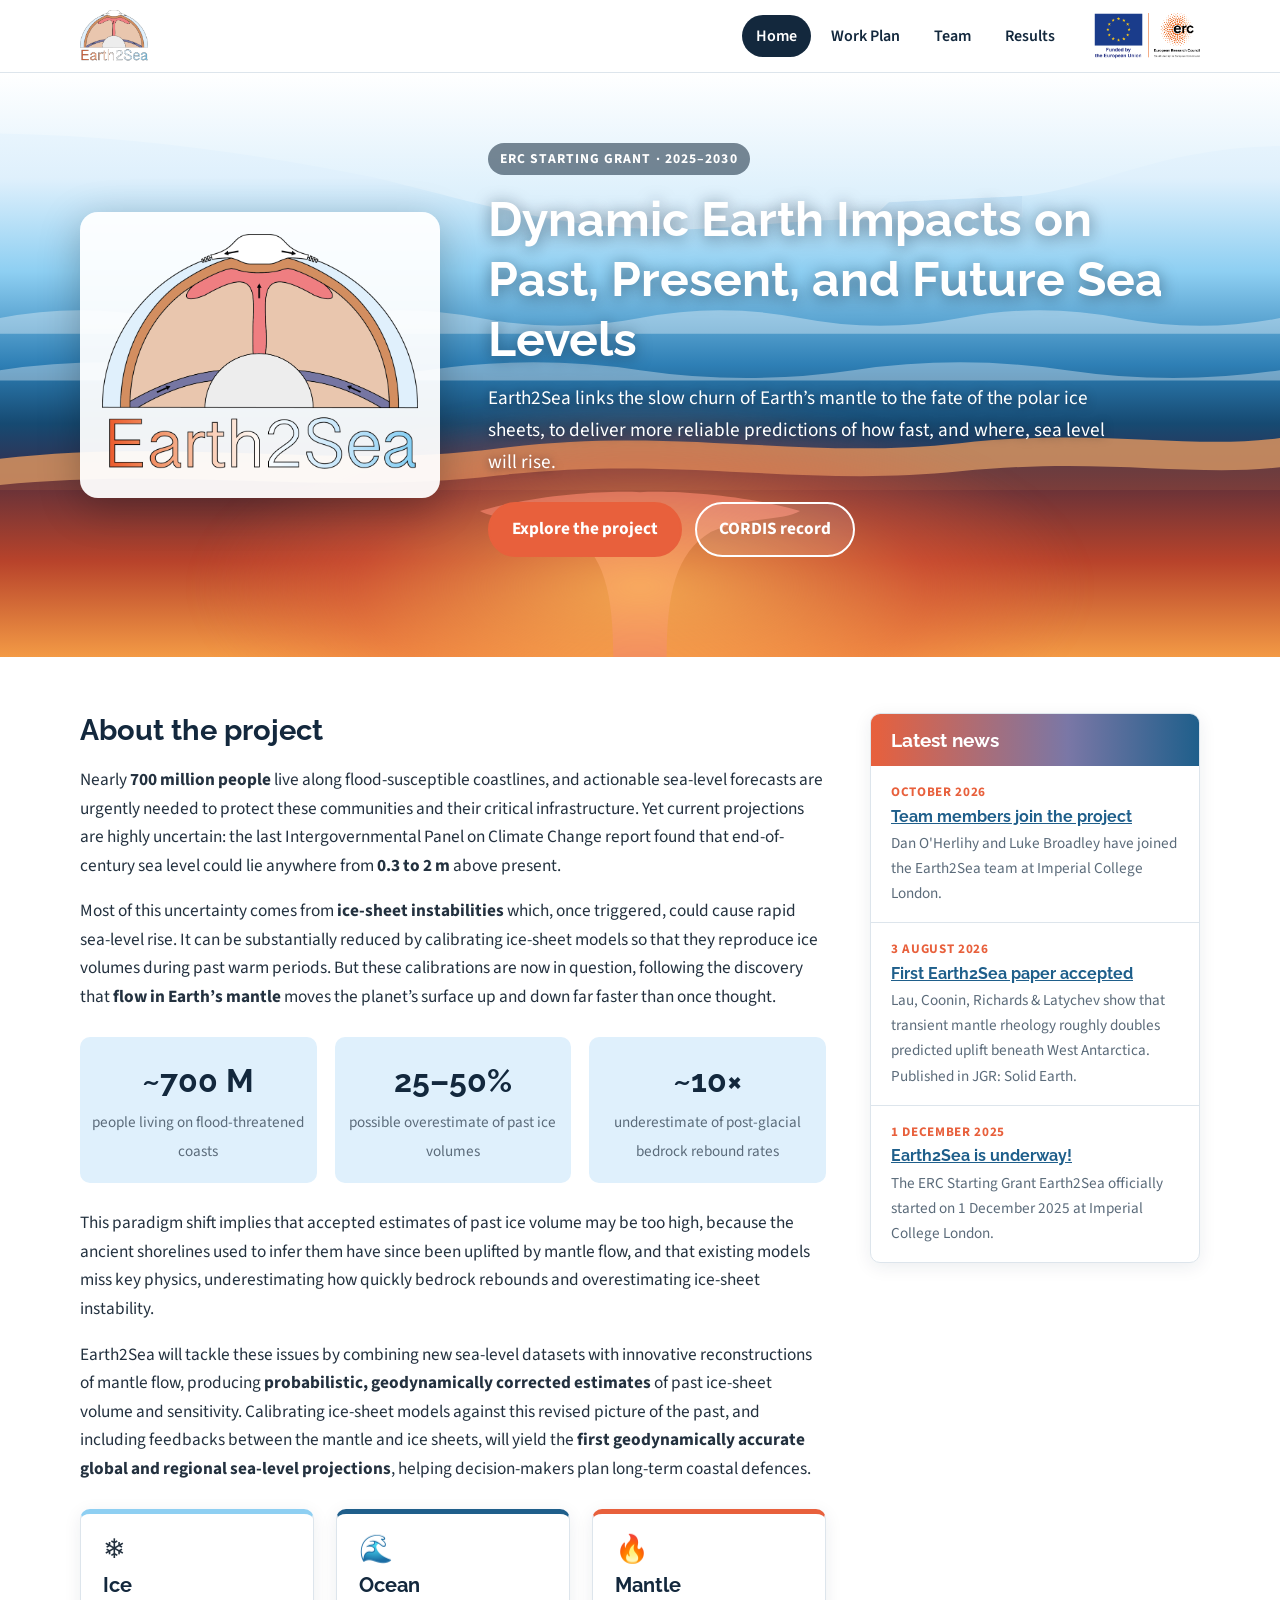
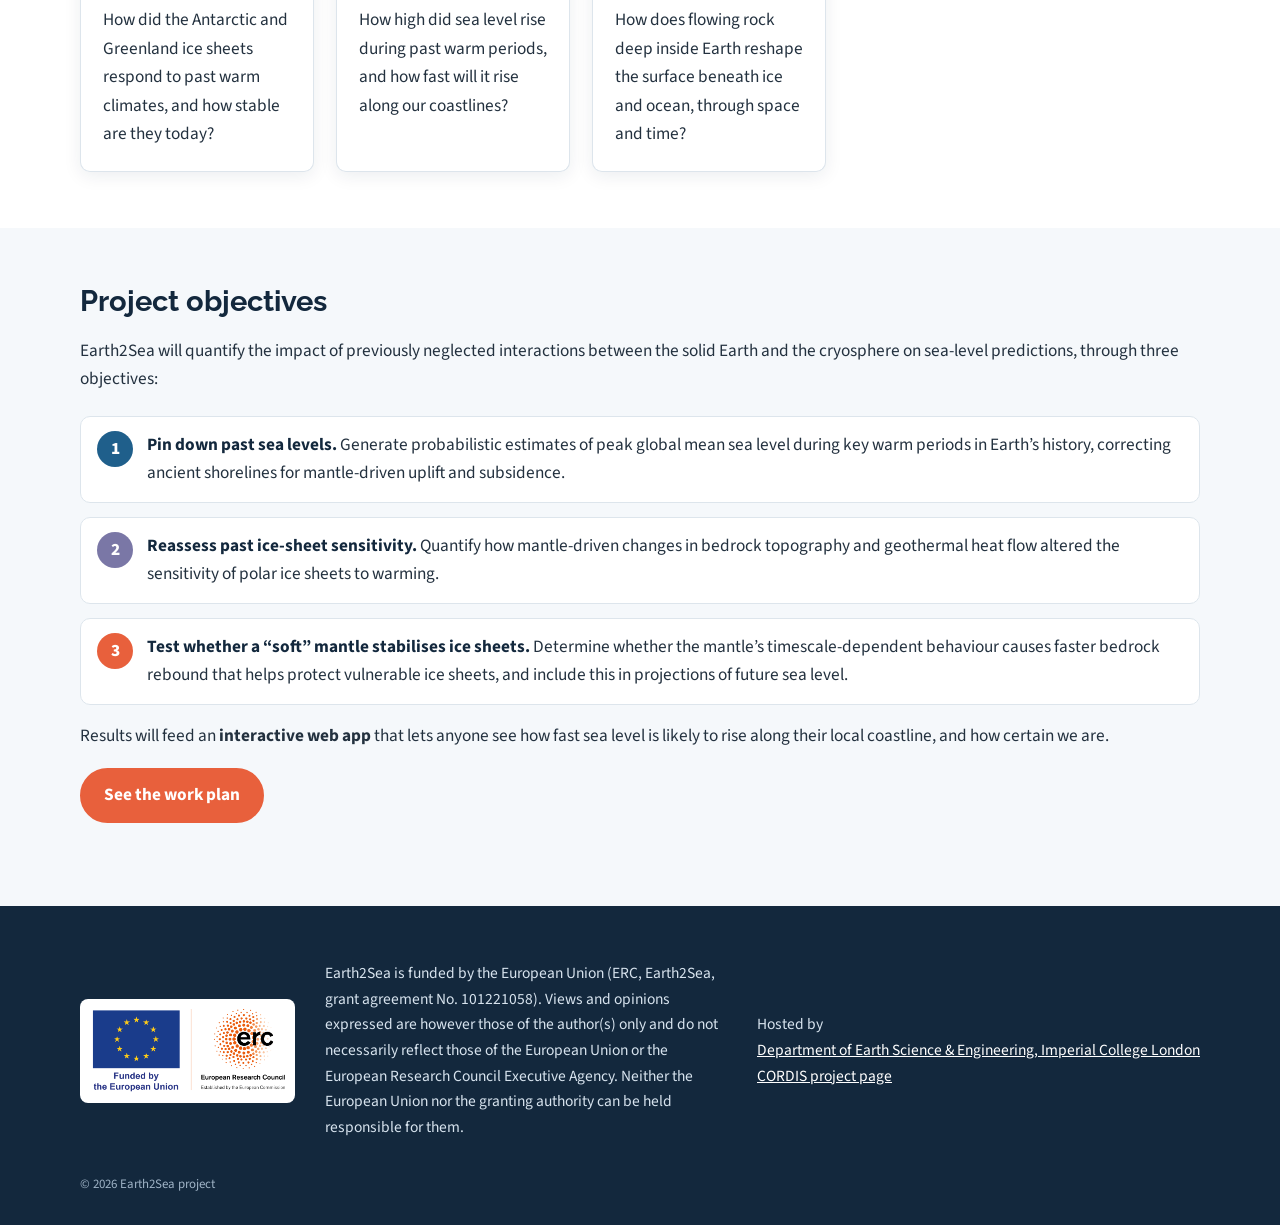
<file: index.html>
<!doctype html>
<html lang="en">
<head>
  <meta charset="utf-8">
  <meta name="viewport" content="width=device-width, initial-scale=1">
  <title>Earth2Sea | Dynamic Earth Impacts on Past, Present, and Future Sea Levels</title>
  <meta name="description" content="Earth2Sea is an ERC Starting Grant project at Imperial College London quantifying how mantle dynamics affect past, present and future sea levels.">
  <link rel="icon" href="assets/img/LOGO_ERC-FLAG_EU.png">
  <link rel="preconnect" href="https://fonts.googleapis.com">
  <link href="https://fonts.googleapis.com/css2?family=Raleway:wght@600;700;800&family=Source+Sans+3:wght@400;600;700&display=swap" rel="stylesheet">
  <link rel="stylesheet" href="css/style.css">
</head>
<body>
  <header class="site-header">
    <div class="wrap">
      <a class="brand" href="index.html"><img src="assets/img/earth2sea-logo.png" alt="Earth2Sea logo"></a>
      <button class="nav-toggle" aria-expanded="false" aria-label="Open menu">&#9776;</button>
      <nav class="nav" aria-label="Main">
        <a href="index.html" aria-current="page">Home</a>
        <a href="workplan.html">Work Plan</a>
        <a href="team.html">Team</a>
        <a href="results.html">Results</a>
      </nav>
      <a class="header-erc" href="https://erc.europa.eu" target="_blank" rel="noopener"><img src="assets/img/LOGO_ERC-FLAG_EU.png" alt="Funded by the European Union – European Research Council"></a>
    </div>
  </header>

  <section class="hero" aria-label="Introduction">
    <!-- Ice sheet, ocean and mantle scene -->
    <svg class="scene" viewBox="0 0 1440 560" preserveAspectRatio="none" aria-hidden="true">
      <defs>
        <linearGradient id="iceG" x1="0" y1="0" x2="0" y2="1">
          <stop offset="0" stop-color="#ffffff"/><stop offset="1" stop-color="#d4ecfb"/>
        </linearGradient>
        <linearGradient id="mantleG" x1="0" y1="0" x2="0" y2="1">
          <stop offset="0" stop-color="#5a2f3a" stop-opacity="0.85"/><stop offset="0.5" stop-color="#b8432b"/><stop offset="1" stop-color="#f39a45"/>
        </linearGradient>
      </defs>
      <!-- ice sheet profile -->
      <path d="M0 0 H1440 V70 C1300 72 1240 110 1150 118 L1150 138 L980 140 C900 140 820 150 760 150 C620 150 520 120 420 100 C300 80 160 60 0 58 Z" fill="url(#iceG)"/>
      <path d="M1150 118 L1150 138 L980 140 L1000 124 Z" fill="#c4e2f6"/>
      <!-- ocean waves -->
      <g opacity="0.35" fill="#ffffff">
        <path class="wave" d="M0 235 Q90 220 180 235 T360 235 T540 235 T720 235 T900 235 T1080 235 T1260 235 T1440 235 T1620 235 T1800 235 T1980 235 T2160 235 T2340 235 T2520 235 T2700 235 T2880 235 V250 H0 Z"/>
        <path class="wave slow" d="M0 285 Q120 270 240 285 T480 285 T720 285 T960 285 T1200 285 T1440 285 T1680 285 T1920 285 T2160 285 T2400 285 T2640 285 T2880 285 V295 H0 Z"/>
      </g>
      <!-- crust / seafloor -->
      <path d="M0 370 C200 350 380 380 560 360 C760 338 900 372 1080 355 C1240 340 1340 362 1440 350 V400 H0 Z" fill="#d08e5f" opacity="0.9"/>
      <!-- mantle with upwelling plume -->
      <path d="M0 395 C200 378 380 405 560 386 C760 366 900 398 1080 382 C1240 368 1340 388 1440 378 V560 H0 Z" fill="url(#mantleG)"/>
      <path d="M690 560 C690 500 680 460 640 440 C600 425 560 430 540 420 C600 405 680 400 720 402 C760 400 840 405 900 420 C880 430 840 425 800 440 C760 460 750 500 750 560 Z" fill="#f08080" opacity="0.75"/>
    </svg>
    <div class="glow" aria-hidden="true"></div>

    <div class="hero-inner">
      <div class="hero-logo"><img src="assets/img/earth2sea-logo.png" alt="Earth2Sea"></div>
      <div>
        <span class="tag">ERC Starting Grant &middot; 2025&ndash;2030</span>
        <h1>Dynamic Earth Impacts on Past, Present, and Future Sea Levels</h1>
        <p class="lede">Earth2Sea links the slow churn of Earth&rsquo;s mantle to the fate of the polar ice sheets, to deliver more reliable predictions of how fast, and where, sea level will rise.</p>
        <a class="btn" href="workplan.html">Explore the project</a>
        <a class="btn ghost" href="https://cordis.europa.eu/project/id/101221058" target="_blank" rel="noopener">CORDIS record</a>
      </div>
    </div>
  </section>

  <main>
    <section>
      <div class="wrap with-sidebar">
        <div>
          <h2>About the project</h2>
          <p>Nearly <strong>700 million people</strong> live along flood-susceptible coastlines, and actionable sea-level forecasts are urgently needed to protect these communities and their critical infrastructure. Yet current projections are highly uncertain: the last Intergovernmental Panel on Climate Change report found that end-of-century sea level could lie anywhere from <strong>0.3 to 2&nbsp;m</strong> above present.</p>
          <p>Most of this uncertainty comes from <strong>ice-sheet instabilities</strong> which, once triggered, could cause rapid sea-level rise. It can be substantially reduced by calibrating ice-sheet models so that they reproduce ice volumes during past warm periods. But these calibrations are now in question, following the discovery that <strong>flow in Earth&rsquo;s mantle</strong> moves the planet&rsquo;s surface up and down far faster than once thought.</p>

          <div class="stats">
            <div class="stat"><b>~700&nbsp;M</b><span>people living on flood-threatened coasts</span></div>
            <div class="stat"><b>25&ndash;50%</b><span>possible overestimate of past ice volumes</span></div>
            <div class="stat"><b>~10&times;</b><span>underestimate of post-glacial bedrock rebound rates</span></div>
          </div>

          <p>This paradigm shift implies that accepted estimates of past ice volume may be too high, because the ancient shorelines used to infer them have since been uplifted by mantle flow, and that existing models miss key physics, underestimating how quickly bedrock rebounds and overestimating ice-sheet instability.</p>
          <p>Earth2Sea will tackle these issues by combining new sea-level datasets with innovative reconstructions of mantle flow, producing <strong>probabilistic, geodynamically corrected estimates</strong> of past ice-sheet volume and sensitivity. Calibrating ice-sheet models against this revised picture of the past, and including feedbacks between the mantle and ice sheets, will yield the <strong>first geodynamically accurate global and regional sea-level projections</strong>, helping decision-makers plan long-term coastal defences.</p>

          <div class="cards">
            <div class="card ice">
              <div class="icon" aria-hidden="true">&#10052;</div>
              <h3>Ice</h3>
              <p>How did the Antarctic and Greenland ice sheets respond to past warm climates, and how stable are they today?</p>
            </div>
            <div class="card ocean">
              <div class="icon" aria-hidden="true">&#127754;</div>
              <h3>Ocean</h3>
              <p>How high did sea level rise during past warm periods, and how fast will it rise along our coastlines?</p>
            </div>
            <div class="card fire">
              <div class="icon" aria-hidden="true">&#128293;</div>
              <h3>Mantle</h3>
              <p>How does flowing rock deep inside Earth reshape the surface beneath ice and ocean, through space and time?</p>
            </div>
          </div>
        </div>

        <aside class="sidebar" aria-labelledby="news-heading">
          <h2 id="news-heading">Latest news</h2>
          <ul class="news-list" id="news-list"></ul>
        </aside>
      </div>
    </section>

    <section class="alt">
      <div class="wrap">
        <h2>Project objectives</h2>
        <p>Earth2Sea will quantify the impact of previously neglected interactions between the solid Earth and the cryosphere on sea-level predictions, through three objectives:</p>
        <ol class="objectives">
          <li><strong>Pin down past sea levels.</strong> Generate probabilistic estimates of peak global mean sea level during key warm periods in Earth&rsquo;s history, correcting ancient shorelines for mantle-driven uplift and subsidence.</li>
          <li><strong>Reassess past ice-sheet sensitivity.</strong> Quantify how mantle-driven changes in bedrock topography and geothermal heat flow altered the sensitivity of polar ice sheets to warming.</li>
          <li><strong>Test whether a &ldquo;soft&rdquo; mantle stabilises ice sheets.</strong> Determine whether the mantle&rsquo;s timescale-dependent behaviour causes faster bedrock rebound that helps protect vulnerable ice sheets, and include this in projections of future sea level.</li>
        </ol>
        <p>Results will feed an <strong>interactive web app</strong> that lets anyone see how fast sea level is likely to rise along their local coastline, and how certain we are.</p>
        <p><a class="btn" href="workplan.html">See the work plan</a></p>
      </div>
    </section>
  </main>

  <footer class="site-footer">
    <div class="wrap footer-grid">
      <a class="footer-erc" href="https://erc.europa.eu" target="_blank" rel="noopener"><img src="assets/img/LOGO_ERC-FLAG_EU.png" alt="Funded by the European Union – European Research Council"></a>
      <p>Earth2Sea is funded by the European Union (ERC, Earth2Sea, grant agreement No.&nbsp;101221058). Views and opinions expressed are however those of the author(s) only and do not necessarily reflect those of the European Union or the European Research Council Executive Agency. Neither the European Union nor the granting authority can be held responsible for them.</p>
      <p>Hosted by<br><a href="https://www.imperial.ac.uk/earth-science" target="_blank" rel="noopener">Department of Earth Science &amp; Engineering, Imperial College London</a><br><a href="https://cordis.europa.eu/project/id/101221058" target="_blank" rel="noopener">CORDIS project page</a></p>
    </div>
    <div class="wrap"><small>&copy; <span id="year">2026</span> Earth2Sea project</small></div>
  </footer>

  <script src="js/news.js"></script>
  <script src="js/main.js"></script>
</body>
</html>
</file>
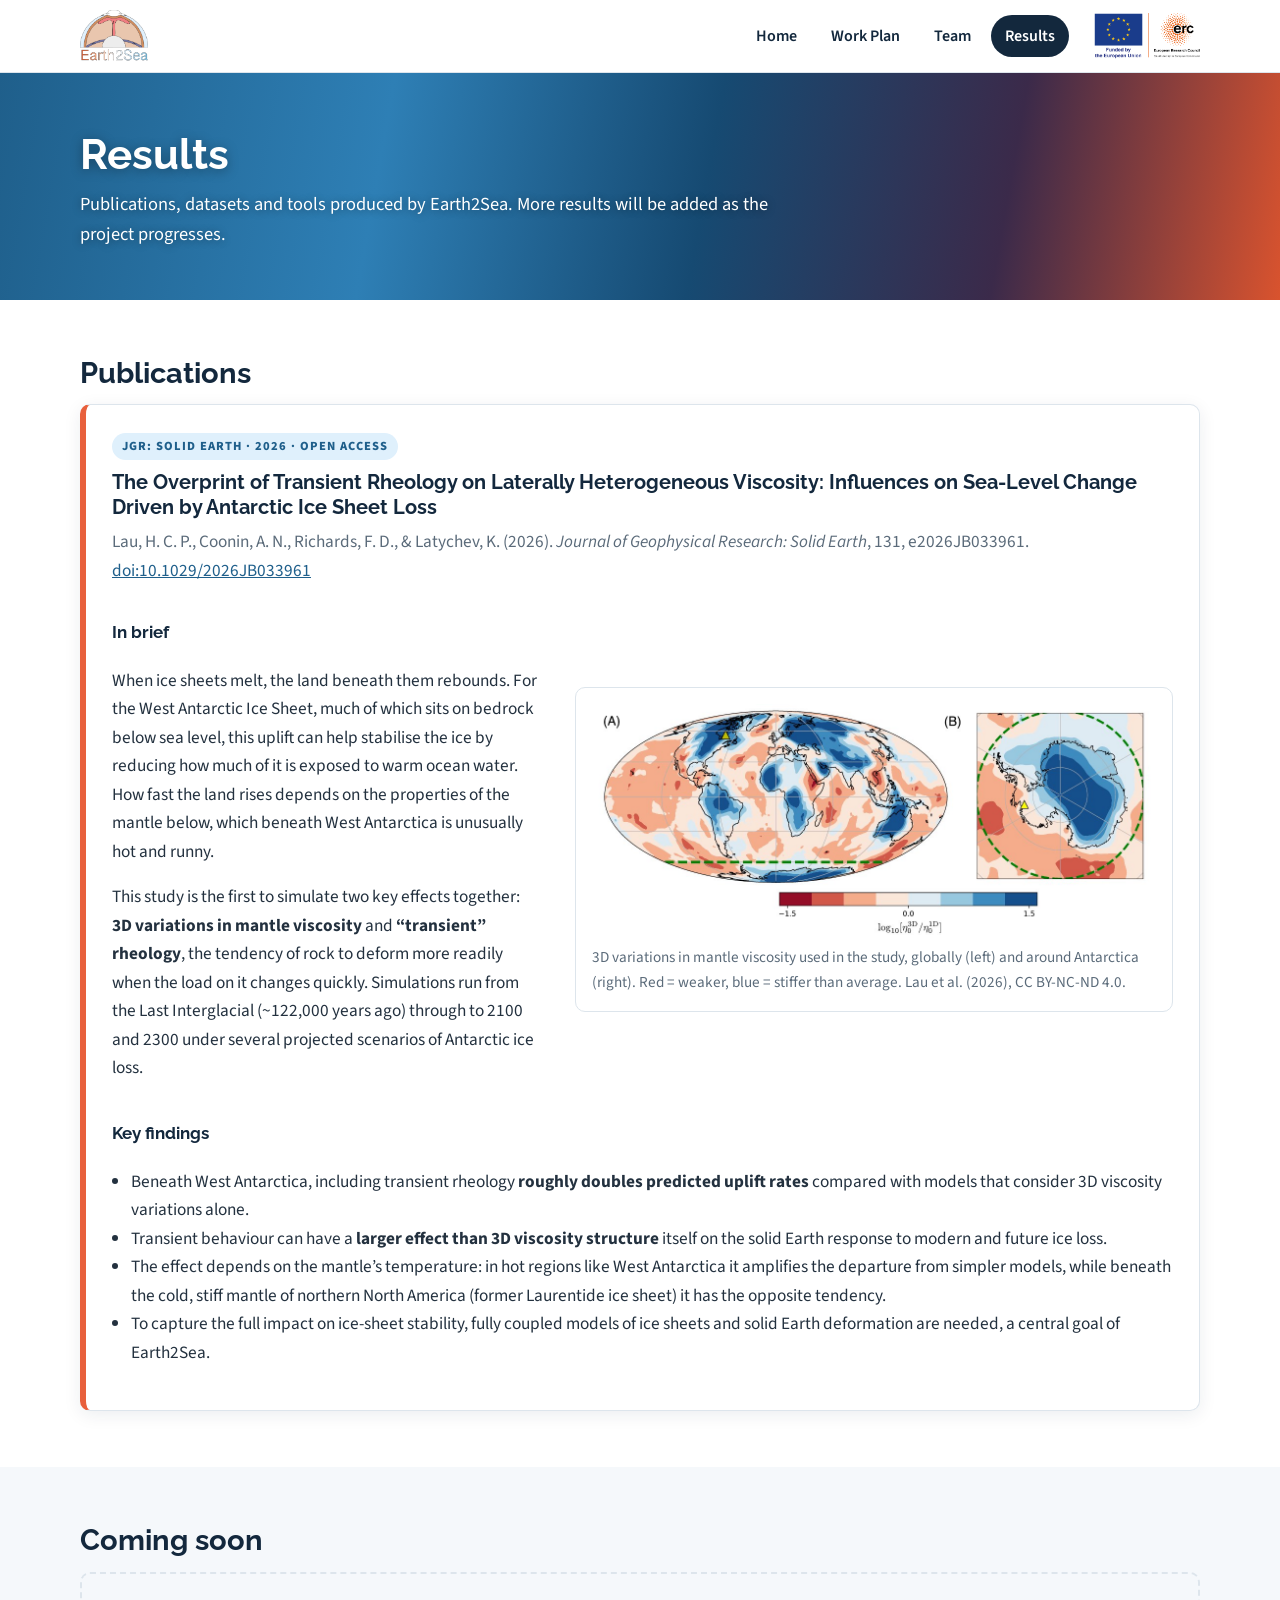
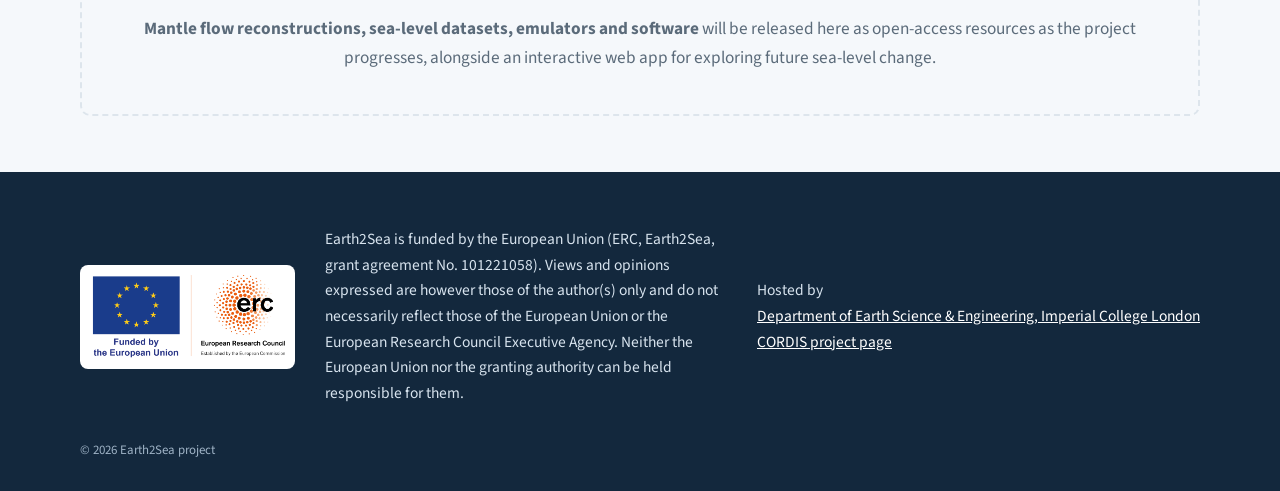
<file: results.html>
<!doctype html>
<html lang="en">
<head>
  <meta charset="utf-8">
  <meta name="viewport" content="width=device-width, initial-scale=1">
  <title>Results | Earth2Sea</title>
  <meta name="description" content="Publications, datasets and tools from the Earth2Sea project.">
  <link rel="icon" href="assets/img/earth2sea-logo.png">
  <link rel="preconnect" href="https://fonts.googleapis.com">
  <link href="https://fonts.googleapis.com/css2?family=Raleway:wght@600;700;800&family=Source+Sans+3:wght@400;600;700&display=swap" rel="stylesheet">
  <link rel="stylesheet" href="css/style.css">
</head>
<body>
  <header class="site-header">
    <div class="wrap">
      <a class="brand" href="index.html"><img src="assets/img/earth2sea-logo.png" alt="Earth2Sea logo"></a>
      <button class="nav-toggle" aria-expanded="false" aria-label="Open menu">&#9776;</button>
      <nav class="nav" aria-label="Main">
        <a href="index.html">Home</a>
        <a href="workplan.html">Work Plan</a>
        <a href="team.html">Team</a>
        <a href="results.html" aria-current="page">Results</a>
      </nav>
      <a class="header-erc" href="https://erc.europa.eu" target="_blank" rel="noopener"><img src="assets/img/LOGO_ERC-FLAG_EU.png" alt="Funded by the European Union – European Research Council"></a>
    </div>
  </header>

    <section class="banner">
    <div class="wrap">
      <h1>Results</h1>
      <p>Publications, datasets and tools produced by Earth2Sea. More results will be added as the project progresses.</p>
    </div>
  </section>

  <main>
    <section>
      <div class="wrap">
        <h2>Publications</h2>
        <article class="paper">
          <span class="badge">JGR: Solid Earth &middot; 2026 &middot; Open access</span>
          <h3>The Overprint of Transient Rheology on Laterally Heterogeneous Viscosity: Influences on Sea-Level Change Driven by Antarctic Ice Sheet Loss</h3>
          <p class="cite">Lau, H. C. P., Coonin, A. N., Richards, F. D., &amp; Latychev, K. (2026). <em>Journal of Geophysical Research: Solid Earth</em>, 131, e2026JB033961. <a href="https://doi.org/10.1029/2026JB033961" target="_blank" rel="noopener">doi:10.1029/2026JB033961</a></p>

          <div class="theme" style="margin-top:10px">
            <div class="text">
              <h4>In brief</h4>
              <p>When ice sheets melt, the land beneath them rebounds. For the West Antarctic Ice Sheet, much of which sits on bedrock below sea level, this uplift can help stabilise the ice by reducing how much of it is exposed to warm ocean water. How fast the land rises depends on the properties of the mantle below, which beneath West Antarctica is unusually hot and runny.</p>
              <p>This study is the first to simulate two key effects together: <strong>3D variations in mantle viscosity</strong> and <strong>&ldquo;transient&rdquo; rheology</strong>, the tendency of rock to deform more readily when the load on it changes quickly. Simulations run from the Last Interglacial (~122,000 years ago) through to 2100 and 2300 under several projected scenarios of Antarctic ice loss.</p>
            </div>
            <figure class="figure">
              <img src="assets/img/figures/lau2026-viscosity.jpg" alt="Global and Antarctic maps of three-dimensional variations in mantle viscosity relative to an average one-dimensional model." loading="lazy">
              <figcaption>3D variations in mantle viscosity used in the study, globally (left) and around Antarctica (right). Red = weaker, blue = stiffer than average. Lau et al. (2026), CC BY-NC-ND 4.0.</figcaption>
            </figure>
          </div>

          <h4>Key findings</h4>
          <ul>
            <li>Beneath West Antarctica, including transient rheology <strong>roughly doubles predicted uplift rates</strong> compared with models that consider 3D viscosity variations alone.</li>
            <li>Transient behaviour can have a <strong>larger effect than 3D viscosity structure</strong> itself on the solid Earth response to modern and future ice loss.</li>
            <li>The effect depends on the mantle&rsquo;s temperature: in hot regions like West Antarctica it amplifies the departure from simpler models, while beneath the cold, stiff mantle of northern North America (former Laurentide ice sheet) it has the opposite tendency.</li>
            <li>To capture the full impact on ice-sheet stability, fully coupled models of ice sheets and solid Earth deformation are needed, a central goal of Earth2Sea.</li>
          </ul>
        </article>
      </div>
    </section>

    <section class="alt">
      <div class="wrap">
        <h2>Coming soon</h2>
        <div class="coming">
          <p><strong>Mantle flow reconstructions, sea-level datasets, emulators and software</strong> will be released here as open-access resources as the project progresses, alongside an interactive web app for exploring future sea-level change.</p>
        </div>
      </div>
    </section>
  </main>

  <footer class="site-footer">
    <div class="wrap footer-grid">
      <a class="footer-erc" href="https://erc.europa.eu" target="_blank" rel="noopener"><img src="assets/img/LOGO_ERC-FLAG_EU.png" alt="Funded by the European Union – European Research Council"></a>
      <p>Earth2Sea is funded by the European Union (ERC, Earth2Sea, grant agreement No.&nbsp;101221058). Views and opinions expressed are however those of the author(s) only and do not necessarily reflect those of the European Union or the European Research Council Executive Agency. Neither the European Union nor the granting authority can be held responsible for them.</p>
      <p>Hosted by<br><a href="https://www.imperial.ac.uk/earth-science" target="_blank" rel="noopener">Department of Earth Science &amp; Engineering, Imperial College London</a><br><a href="https://cordis.europa.eu/project/id/101221058" target="_blank" rel="noopener">CORDIS project page</a></p>
    </div>
    <div class="wrap"><small>&copy; <span id="year">2026</span> Earth2Sea project</small></div>
  </footer>

  <script src="js/main.js"></script>
</body>
</html>
</file>
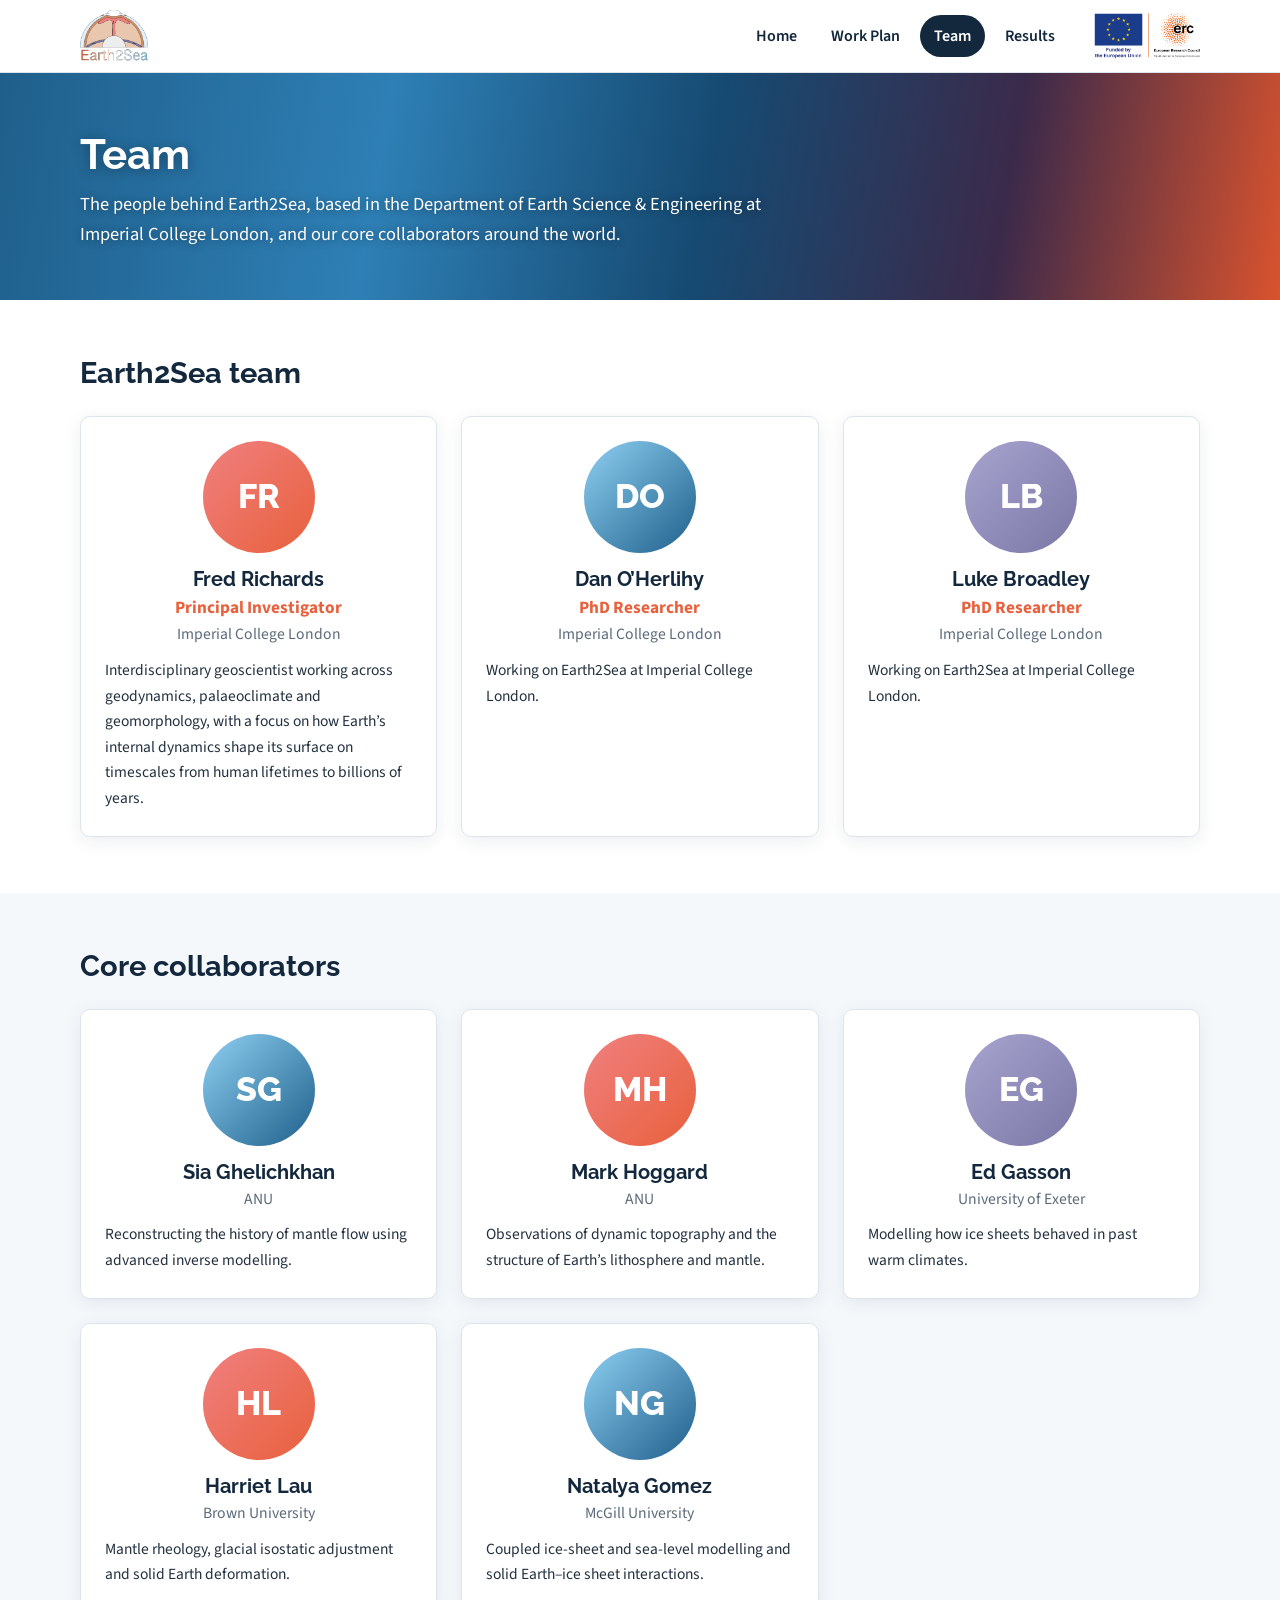
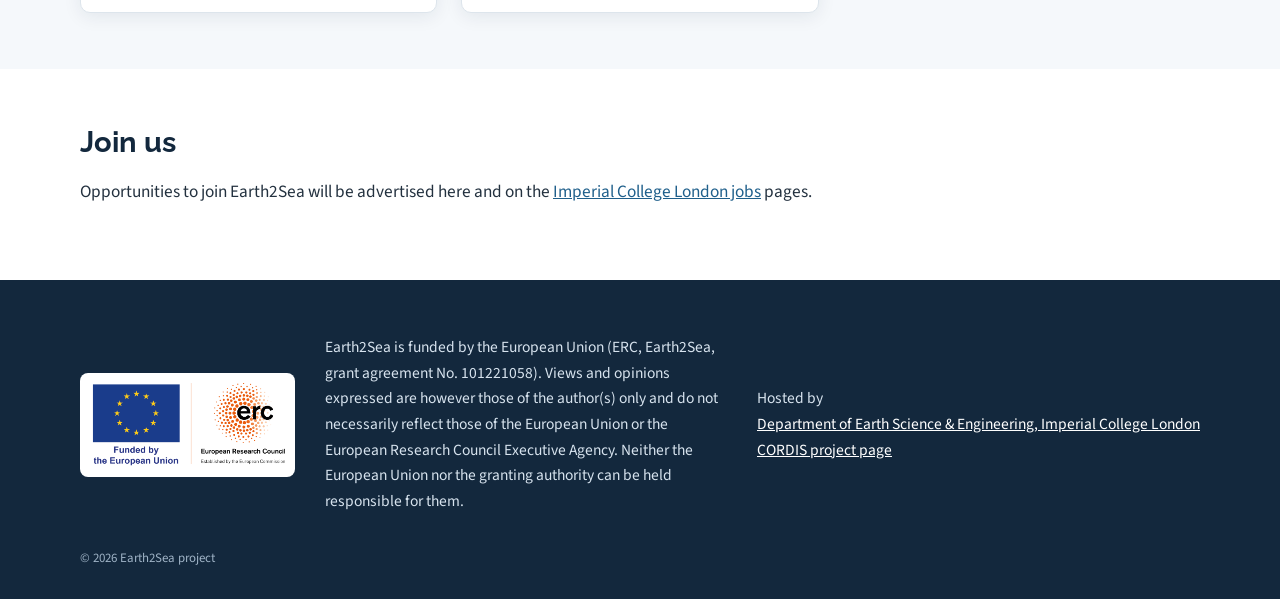
<file: team.html>
<!doctype html>
<html lang="en">
<head>
  <meta charset="utf-8">
  <meta name="viewport" content="width=device-width, initial-scale=1">
  <title>Team | Earth2Sea</title>
  <meta name="description" content="The Earth2Sea team and core collaborators.">
  <link rel="icon" href="assets/img/earth2sea-logo.png">
  <link rel="preconnect" href="https://fonts.googleapis.com">
  <link href="https://fonts.googleapis.com/css2?family=Raleway:wght@600;700;800&family=Source+Sans+3:wght@400;600;700&display=swap" rel="stylesheet">
  <link rel="stylesheet" href="css/style.css">
</head>
<body>
  <header class="site-header">
    <div class="wrap">
      <a class="brand" href="index.html"><img src="assets/img/earth2sea-logo.png" alt="Earth2Sea logo"></a>
      <button class="nav-toggle" aria-expanded="false" aria-label="Open menu">&#9776;</button>
      <nav class="nav" aria-label="Main">
        <a href="index.html">Home</a>
        <a href="workplan.html">Work Plan</a>
        <a href="team.html" aria-current="page">Team</a>
        <a href="results.html">Results</a>
      </nav>
      <a class="header-erc" href="https://erc.europa.eu" target="_blank" rel="noopener"><img src="assets/img/LOGO_ERC-FLAG_EU.png" alt="Funded by the European Union – European Research Council"></a>
    </div>
  </header>

    <section class="banner">
    <div class="wrap">
      <h1>Team</h1>
      <p>The people behind Earth2Sea, based in the Department of Earth Science &amp; Engineering at Imperial College London, and our core collaborators around the world.</p>
    </div>
  </section>

  <main>
    <section>
      <div class="wrap">
        <h2>Earth2Sea team</h2>
        <!-- To add a photo, replace the <div class="avatar">..</div> with
             <img class="avatar" src="assets/img/team/firstname.jpg" alt="Name"> -->
        <div class="people">
          <article class="person">
            <div class="avatar fire" aria-hidden="true">FR</div>
            <h3>Fred Richards</h3>
            <p class="role">Principal Investigator</p>
            <p class="aff">Imperial College London</p>
            <p class="bio">Interdisciplinary geoscientist working across geodynamics, palaeoclimate and geomorphology, with a focus on how Earth&rsquo;s internal dynamics shape its surface on timescales from human lifetimes to billions of years.</p>
          </article>
          <article class="person">
            <div class="avatar" aria-hidden="true">DO</div>
            <h3>Dan O&rsquo;Herlihy</h3>
            <p class="role">PhD Researcher</p>
            <p class="aff">Imperial College London</p>
            <p class="bio">Working on Earth2Sea at Imperial College London.</p>
          </article>
          <article class="person">
            <div class="avatar slab" aria-hidden="true">LB</div>
            <h3>Luke Broadley</h3>
            <p class="role">PhD Researcher</p>
            <p class="aff">Imperial College London</p>
            <p class="bio">Working on Earth2Sea at Imperial College London.</p>
          </article>
        </div>
      </div>
    </section>

    <section class="alt">
      <div class="wrap">
        <h2>Core collaborators</h2>
        <div class="people">
          <article class="person">
            <div class="avatar" aria-hidden="true">SG</div>
            <h3>Sia Ghelichkhan</h3>
            <p class="aff">ANU</p>
            <p class="bio">Reconstructing the history of mantle flow using advanced inverse modelling.</p>
          </article>
          <article class="person">
            <div class="avatar fire" aria-hidden="true">MH</div>
            <h3>Mark Hoggard</h3>
            <p class="aff">ANU</p>
            <p class="bio">Observations of dynamic topography and the structure of Earth&rsquo;s lithosphere and mantle.</p>
          </article>
          <article class="person">
            <div class="avatar slab" aria-hidden="true">EG</div>
            <h3>Ed Gasson</h3>
            <p class="aff">University of Exeter</p>
            <p class="bio">Modelling how ice sheets behaved in past warm climates.</p>
          </article>
          <article class="person">
            <div class="avatar fire" aria-hidden="true">HL</div>
            <h3>Harriet Lau</h3>
            <p class="aff">Brown University</p>
            <p class="bio">Mantle rheology, glacial isostatic adjustment and solid Earth deformation.</p>
          </article>
          <article class="person">
            <div class="avatar" aria-hidden="true">NG</div>
            <h3>Natalya Gomez</h3>
            <p class="aff">McGill University</p>
            <p class="bio">Coupled ice-sheet and sea-level modelling and solid Earth&ndash;ice sheet interactions.</p>
          </article>
        </div>
      </div>
    </section>

    <section>
      <div class="wrap">
        <h2>Join us</h2>
        <p>Opportunities to join Earth2Sea will be advertised here and on the <a href="https://www.imperial.ac.uk/jobs/" target="_blank" rel="noopener">Imperial College London jobs</a> pages.</p>
      </div>
    </section>
  </main>

  <footer class="site-footer">
    <div class="wrap footer-grid">
      <a class="footer-erc" href="https://erc.europa.eu" target="_blank" rel="noopener"><img src="assets/img/LOGO_ERC-FLAG_EU.png" alt="Funded by the European Union – European Research Council"></a>
      <p>Earth2Sea is funded by the European Union (ERC, Earth2Sea, grant agreement No.&nbsp;101221058). Views and opinions expressed are however those of the author(s) only and do not necessarily reflect those of the European Union or the European Research Council Executive Agency. Neither the European Union nor the granting authority can be held responsible for them.</p>
      <p>Hosted by<br><a href="https://www.imperial.ac.uk/earth-science" target="_blank" rel="noopener">Department of Earth Science &amp; Engineering, Imperial College London</a><br><a href="https://cordis.europa.eu/project/id/101221058" target="_blank" rel="noopener">CORDIS project page</a></p>
    </div>
    <div class="wrap"><small>&copy; <span id="year">2026</span> Earth2Sea project</small></div>
  </footer>

  <script src="js/main.js"></script>
</body>
</html>
</file>
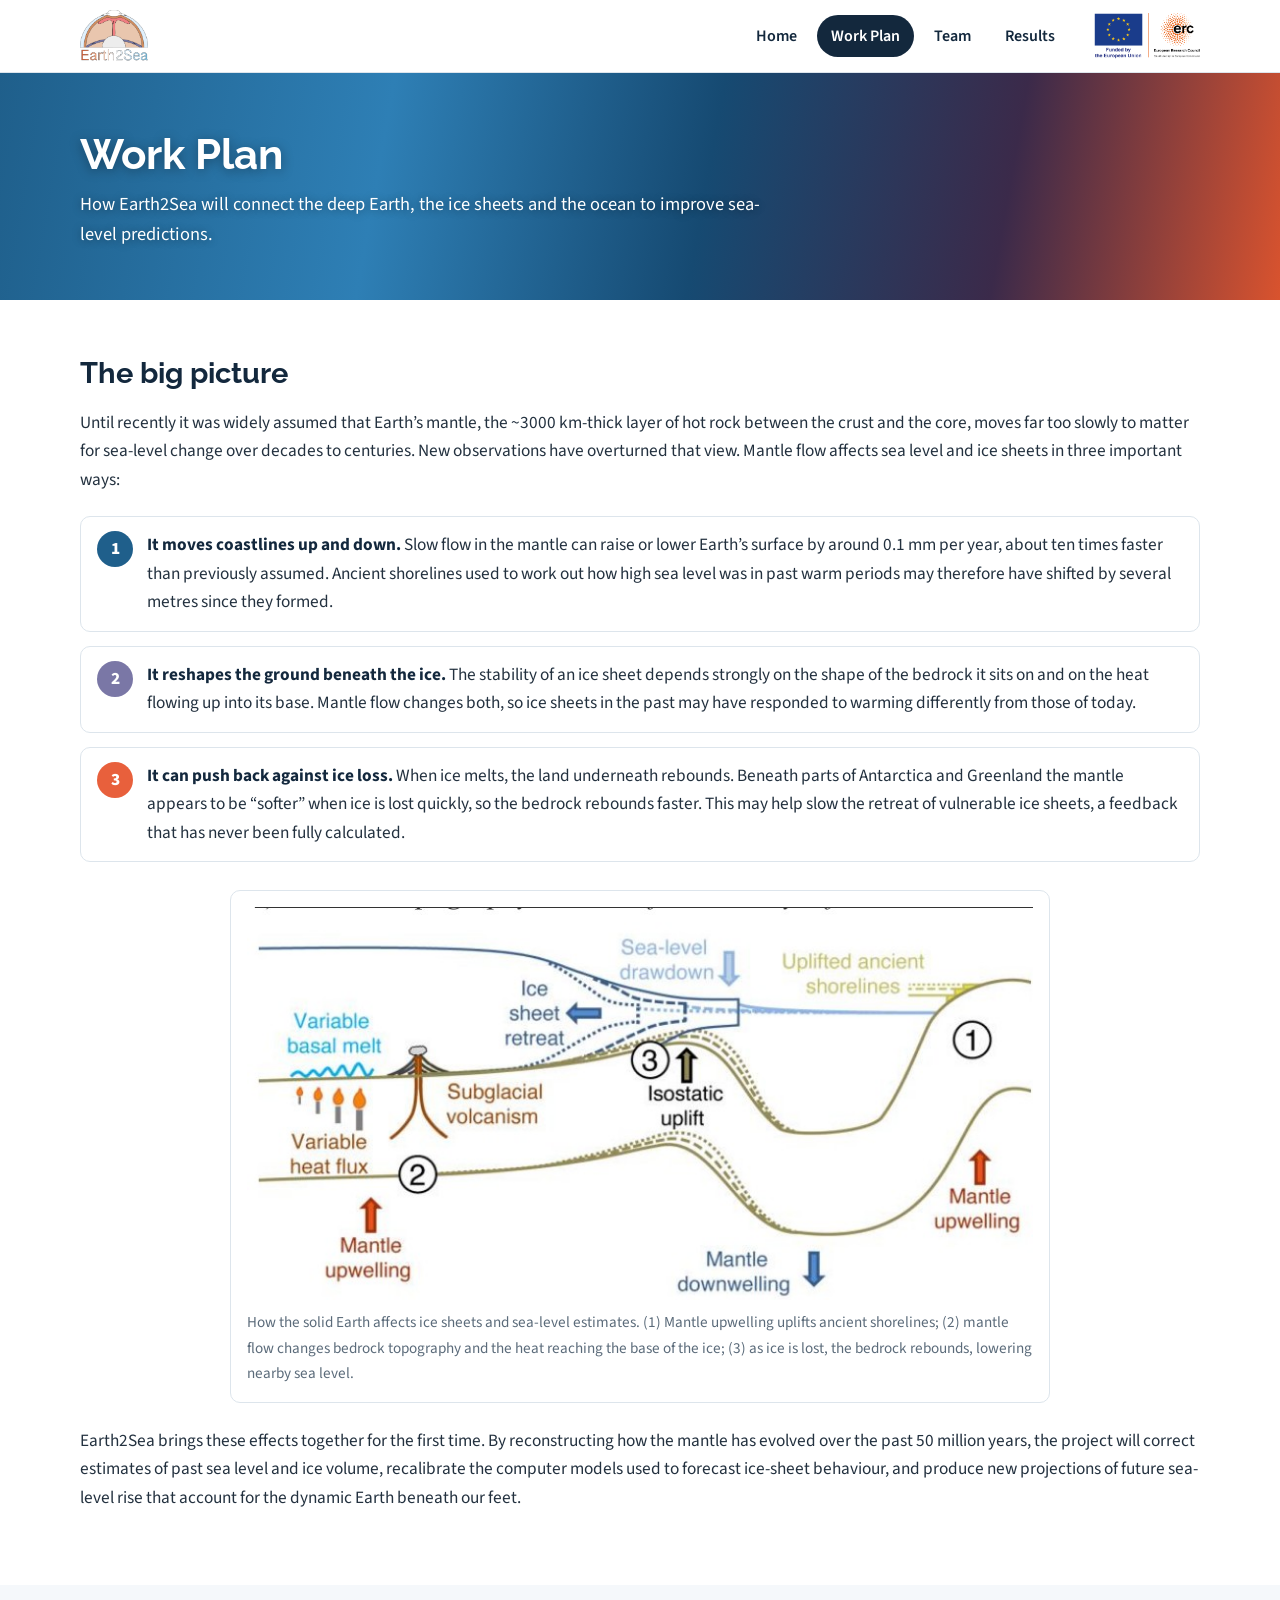
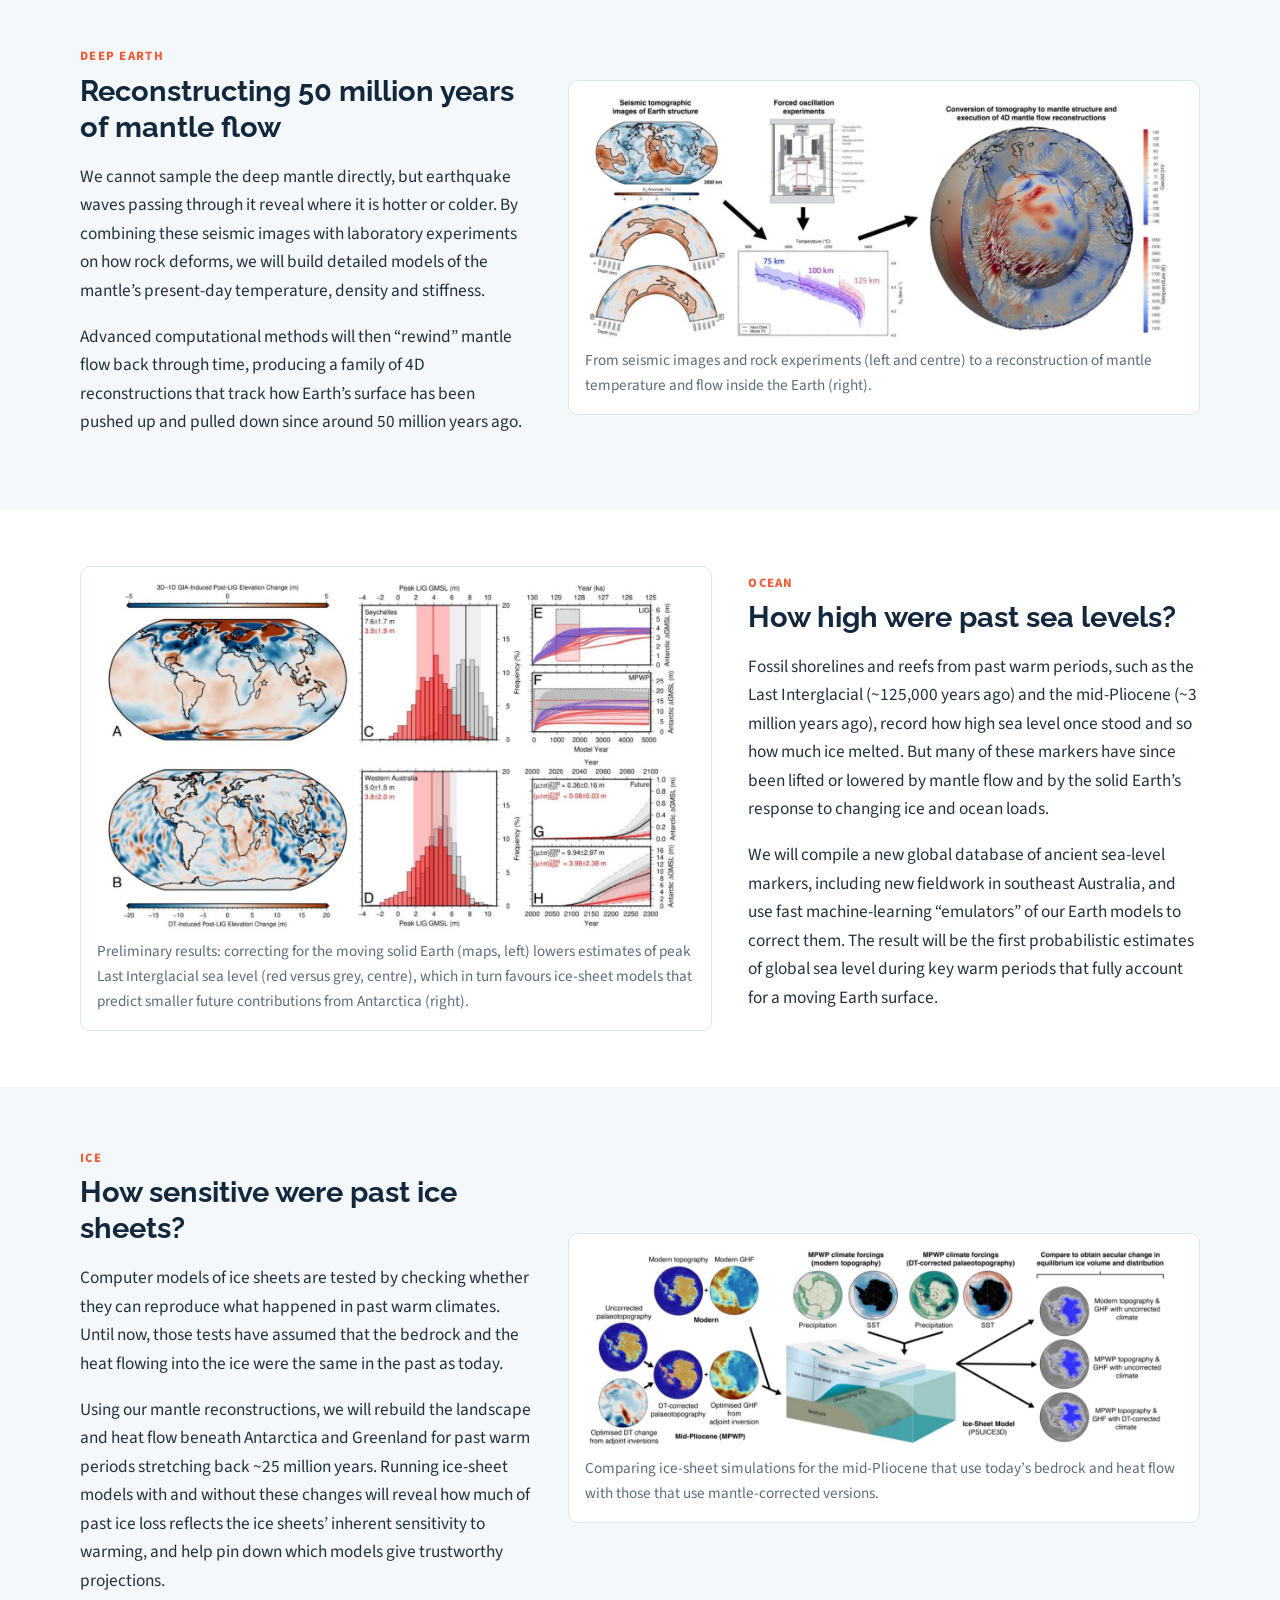
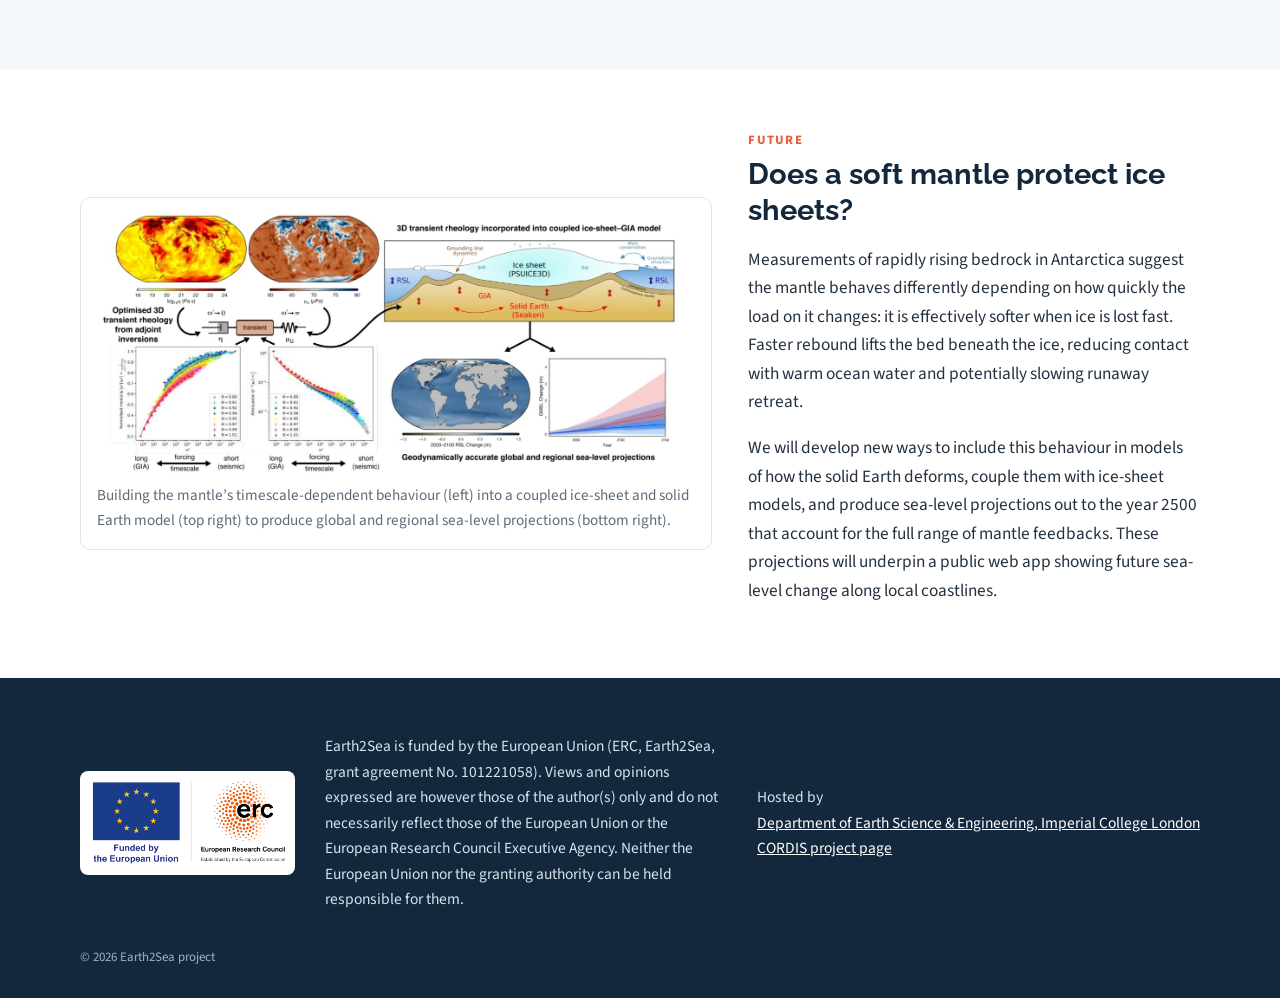
<file: workplan.html>
<!doctype html>
<html lang="en">
<head>
  <meta charset="utf-8">
  <meta name="viewport" content="width=device-width, initial-scale=1">
  <title>Work Plan | Earth2Sea</title>
  <meta name="description" content="How Earth2Sea will connect the deep Earth, ice sheets and ocean to improve sea-level predictions.">
  <link rel="icon" href="assets/img/earth2sea-logo.png">
  <link rel="preconnect" href="https://fonts.googleapis.com">
  <link href="https://fonts.googleapis.com/css2?family=Raleway:wght@600;700;800&family=Source+Sans+3:wght@400;600;700&display=swap" rel="stylesheet">
  <link rel="stylesheet" href="css/style.css">
</head>
<body>
  <header class="site-header">
    <div class="wrap">
      <a class="brand" href="index.html"><img src="assets/img/earth2sea-logo.png" alt="Earth2Sea logo"></a>
      <button class="nav-toggle" aria-expanded="false" aria-label="Open menu">&#9776;</button>
      <nav class="nav" aria-label="Main">
        <a href="index.html">Home</a>
        <a href="workplan.html" aria-current="page">Work Plan</a>
        <a href="team.html">Team</a>
        <a href="results.html">Results</a>
      </nav>
      <a class="header-erc" href="https://erc.europa.eu" target="_blank" rel="noopener"><img src="assets/img/LOGO_ERC-FLAG_EU.png" alt="Funded by the European Union – European Research Council"></a>
    </div>
  </header>

    <section class="banner">
    <div class="wrap">
      <h1>Work Plan</h1>
      <p>How Earth2Sea will connect the deep Earth, the ice sheets and the ocean to improve sea-level predictions.</p>
    </div>
  </section>

  <main>
    <section>
      <div class="wrap">
        <h2>The big picture</h2>
        <p>Until recently it was widely assumed that Earth&rsquo;s mantle, the ~3000&nbsp;km-thick layer of hot rock between the crust and the core, moves far too slowly to matter for sea-level change over decades to centuries. New observations have overturned that view. Mantle flow affects sea level and ice sheets in three important ways:</p>
        <ol class="objectives">
          <li><strong>It moves coastlines up and down.</strong> Slow flow in the mantle can raise or lower Earth&rsquo;s surface by around 0.1&nbsp;mm per year, about ten times faster than previously assumed. Ancient shorelines used to work out how high sea level was in past warm periods may therefore have shifted by several metres since they formed.</li>
          <li><strong>It reshapes the ground beneath the ice.</strong> The stability of an ice sheet depends strongly on the shape of the bedrock it sits on and on the heat flowing up into its base. Mantle flow changes both, so ice sheets in the past may have responded to warming differently from those of today.</li>
          <li><strong>It can push back against ice loss.</strong> When ice melts, the land underneath rebounds. Beneath parts of Antarctica and Greenland the mantle appears to be &ldquo;softer&rdquo; when ice is lost quickly, so the bedrock rebounds faster. This may help slow the retreat of vulnerable ice sheets, a feedback that has never been fully calculated.</li>
        </ol>
        <figure class="figure narrow">
          <img src="assets/img/figures/process-schematic.jpg" alt="Schematic cross-section of an ice sheet on bedrock, showing mantle upwelling and downwelling, uplifted ancient shorelines, variable heat flux, subglacial volcanism and isostatic uplift beneath a retreating ice sheet." loading="lazy">
          <figcaption>How the solid Earth affects ice sheets and sea-level estimates. (1) Mantle upwelling uplifts ancient shorelines; (2) mantle flow changes bedrock topography and the heat reaching the base of the ice; (3) as ice is lost, the bedrock rebounds, lowering nearby sea level.</figcaption>
        </figure>
        <p style="margin-top:24px">Earth2Sea brings these effects together for the first time. By reconstructing how the mantle has evolved over the past 50 million years, the project will correct estimates of past sea level and ice volume, recalibrate the computer models used to forecast ice-sheet behaviour, and produce new projections of future sea-level rise that account for the dynamic Earth beneath our feet.</p>
      </div>
    </section>

    <section class="alt">
      <div class="wrap theme">
        <div class="text">
          <span class="kicker">Deep Earth</span>
          <h2>Reconstructing 50 million years of mantle flow</h2>
          <p>We cannot sample the deep mantle directly, but earthquake waves passing through it reveal where it is hotter or colder. By combining these seismic images with laboratory experiments on how rock deforms, we will build detailed models of the mantle&rsquo;s present-day temperature, density and stiffness.</p>
          <p>Advanced computational methods will then &ldquo;rewind&rdquo; mantle flow back through time, producing a family of 4D reconstructions that track how Earth&rsquo;s surface has been pushed up and pulled down since around 50 million years ago.</p>
        </div>
        <figure class="figure">
          <img src="assets/img/figures/mantle-reconstruction.jpg" alt="Seismic tomography maps and cross-sections, a laboratory rock deformation apparatus, and a 3D globe showing reconstructed mantle temperature and flow." loading="lazy">
          <figcaption>From seismic images and rock experiments (left and centre) to a reconstruction of mantle temperature and flow inside the Earth (right).</figcaption>
        </figure>
      </div>
    </section>

    <section>
      <div class="wrap theme flip">
        <div class="text">
          <span class="kicker">Ocean</span>
          <h2>How high were past sea levels?</h2>
          <p>Fossil shorelines and reefs from past warm periods, such as the Last Interglacial (~125,000 years ago) and the mid-Pliocene (~3 million years ago), record how high sea level once stood and so how much ice melted. But many of these markers have since been lifted or lowered by mantle flow and by the solid Earth&rsquo;s response to changing ice and ocean loads.</p>
          <p>We will compile a new global database of ancient sea-level markers, including new fieldwork in southeast Australia, and use fast machine-learning &ldquo;emulators&rdquo; of our Earth models to correct them. The result will be the first probabilistic estimates of global sea level during key warm periods that fully account for a moving Earth surface.</p>
        </div>
        <figure class="figure">
          <img src="assets/img/figures/past-sea-level.jpg" alt="Global maps of predicted land elevation change since the Last Interglacial and histograms comparing currently accepted and revised peak sea-level estimates, with ice-sheet model projections." loading="lazy">
          <figcaption>Preliminary results: correcting for the moving solid Earth (maps, left) lowers estimates of peak Last Interglacial sea level (red versus grey, centre), which in turn favours ice-sheet models that predict smaller future contributions from Antarctica (right).</figcaption>
        </figure>
      </div>
    </section>

    <section class="alt">
      <div class="wrap theme">
        <div class="text">
          <span class="kicker">Ice</span>
          <h2>How sensitive were past ice sheets?</h2>
          <p>Computer models of ice sheets are tested by checking whether they can reproduce what happened in past warm climates. Until now, those tests have assumed that the bedrock and the heat flowing into the ice were the same in the past as today.</p>
          <p>Using our mantle reconstructions, we will rebuild the landscape and heat flow beneath Antarctica and Greenland for past warm periods stretching back ~25 million years. Running ice-sheet models with and without these changes will reveal how much of past ice loss reflects the ice sheets&rsquo; inherent sensitivity to warming, and help pin down which models give trustworthy projections.</p>
        </div>
        <figure class="figure">
          <img src="assets/img/figures/ice-sensitivity.jpg" alt="Workflow diagram showing modern and reconstructed Antarctic bedrock topography and heat flow combined with past climate inputs to drive an ice-sheet model, with resulting ice extents compared." loading="lazy">
          <figcaption>Comparing ice-sheet simulations for the mid-Pliocene that use today&rsquo;s bedrock and heat flow with those that use mantle-corrected versions.</figcaption>
        </figure>
      </div>
    </section>

    <section>
      <div class="wrap theme flip">
        <div class="text">
          <span class="kicker">Future</span>
          <h2>Does a soft mantle protect ice sheets?</h2>
          <p>Measurements of rapidly rising bedrock in Antarctica suggest the mantle behaves differently depending on how quickly the load on it changes: it is effectively softer when ice is lost fast. Faster rebound lifts the bed beneath the ice, reducing contact with warm ocean water and potentially slowing runaway retreat.</p>
          <p>We will develop new ways to include this behaviour in models of how the solid Earth deforms, couple them with ice-sheet models, and produce sea-level projections out to the year 2500 that account for the full range of mantle feedbacks. These projections will underpin a public web app showing future sea-level change along local coastlines.</p>
        </div>
        <figure class="figure">
          <img src="assets/img/figures/transient-rheology.jpg" alt="Maps of mantle viscosity and stiffness, laboratory-derived curves of rock behaviour across timescales, a coupled ice sheet and solid Earth model diagram, and resulting sea-level projections." loading="lazy">
          <figcaption>Building the mantle&rsquo;s timescale-dependent behaviour (left) into a coupled ice-sheet and solid Earth model (top right) to produce global and regional sea-level projections (bottom right).</figcaption>
        </figure>
      </div>
    </section>
  </main>

  <footer class="site-footer">
    <div class="wrap footer-grid">
      <a class="footer-erc" href="https://erc.europa.eu" target="_blank" rel="noopener"><img src="assets/img/LOGO_ERC-FLAG_EU.png" alt="Funded by the European Union – European Research Council"></a>
      <p>Earth2Sea is funded by the European Union (ERC, Earth2Sea, grant agreement No.&nbsp;101221058). Views and opinions expressed are however those of the author(s) only and do not necessarily reflect those of the European Union or the European Research Council Executive Agency. Neither the European Union nor the granting authority can be held responsible for them.</p>
      <p>Hosted by<br><a href="https://www.imperial.ac.uk/earth-science" target="_blank" rel="noopener">Department of Earth Science &amp; Engineering, Imperial College London</a><br><a href="https://cordis.europa.eu/project/id/101221058" target="_blank" rel="noopener">CORDIS project page</a></p>
    </div>
    <div class="wrap"><small>&copy; <span id="year">2026</span> Earth2Sea project</small></div>
  </footer>

  <script src="js/main.js"></script>
</body>
</html>
</file>
<file: css/style.css>
/* Earth2Sea — shared styles. Palette drawn from the project logo. */
:root {
  --lava: #e8603c;
  --magma: #f08080;
  --crust: #d08e5f;
  --mantle: #e8c5ac;
  --slab: #7a77a6;
  --ice: #dff0fc;
  --ocean: #8ecff2;
  --deep: #1f5f8b;
  --navy: #13283d;
  --ink: #23313f;
  --muted: #5b6b7a;
  --bg: #ffffff;
  --bg-soft: #f5f8fb;
  --line: #dde5ec;
  --radius: 10px;
  --shadow: 0 4px 18px rgba(19, 40, 61, 0.08);
  --max: 1160px;
  --font: "Source Sans 3", "Segoe UI", Helvetica, Arial, sans-serif;
  --font-head: "Raleway", "Segoe UI", Helvetica, Arial, sans-serif;
}

* { box-sizing: border-box; }
html { scroll-behavior: smooth; }
body {
  margin: 0;
  font-family: var(--font);
  font-size: 1.08rem;
  line-height: 1.65;
  color: var(--ink);
  background: var(--bg);
}
img { max-width: 100%; height: auto; display: block; }
a { color: var(--deep); }
a:hover { color: var(--lava); }
h1, h2, h3, h4 { font-family: var(--font-head); color: var(--navy); line-height: 1.25; }
h2 { font-size: 1.8rem; margin: 0 0 0.8rem; }
h3 { font-size: 1.25rem; margin: 0 0 0.5rem; }

.wrap { max-width: var(--max); margin: 0 auto; padding: 0 20px; }

/* ---------- Header ---------- */
.site-header {
  position: sticky; top: 0; z-index: 50;
  background: rgba(255, 255, 255, 0.96);
  backdrop-filter: blur(6px);
  border-bottom: 1px solid var(--line);
}
.site-header .wrap { display: flex; align-items: center; gap: 24px; min-height: 72px; }
.brand { display: flex; align-items: center; gap: 12px; text-decoration: none; }
.brand img { height: 52px; width: auto; }
.nav { margin-left: auto; display: flex; gap: 6px; }
.nav a {
  text-decoration: none; color: var(--navy); font-weight: 600;
  padding: 8px 14px; border-radius: 999px; font-size: 1rem;
}
.nav a:hover { background: var(--ice); color: var(--navy); }
.nav a[aria-current="page"] { background: var(--navy); color: #fff; }
.header-erc img { height: 46px; width: auto; }
.nav-toggle {
  display: none; margin-left: auto; background: none; border: 1px solid var(--line);
  border-radius: 8px; padding: 8px 10px; cursor: pointer; font-size: 1.1rem; color: var(--navy);
}

/* ---------- Hero (ice / ocean / fire) ---------- */
.hero {
  position: relative; overflow: hidden; color: #fff;
  background: linear-gradient(180deg, #f4fbff 0%, #dff0fc 18%, #8ecff2 34%, #2e7fb5 50%,
    #164a72 60%, #3b2a4a 70%, #8a3b2e 82%, #d9532e 92%, #f6a04d 100%);
  min-height: 560px;
}
.hero svg.scene { position: absolute; inset: 0; width: 100%; height: 100%; }
.hero .glow {
  position: absolute; left: 50%; bottom: -120px; width: 900px; height: 380px; transform: translateX(-50%);
  background: radial-gradient(ellipse at center, rgba(255, 190, 90, 0.75), rgba(232, 96, 60, 0.35) 45%, transparent 70%);
  filter: blur(10px); animation: pulse 7s ease-in-out infinite;
}
.wave { animation: drift 18s linear infinite; }
.wave.slow { animation-duration: 30s; }
@keyframes drift { from { transform: translateX(0); } to { transform: translateX(-50%); } }
@keyframes pulse { 0%, 100% { opacity: 0.75; } 50% { opacity: 1; } }
@media (prefers-reduced-motion: reduce) { .wave, .hero .glow { animation: none; } }

.hero-inner {
  position: relative; z-index: 2; max-width: var(--max); margin: 0 auto; padding: 70px 20px 90px;
  display: grid; grid-template-columns: minmax(0, 360px) minmax(0, 1fr); gap: 48px; align-items: center;
}
.hero-logo {
  background: rgba(255, 255, 255, 0.94); border-radius: 18px; padding: 22px; box-shadow: 0 10px 40px rgba(0, 0, 0, 0.25);
}
.hero h1 {
  font-size: clamp(1.9rem, 4vw, 3rem); color: #fff; margin: 0 0 14px;
  text-shadow: 0 2px 16px rgba(10, 30, 50, 0.55);
}
.hero p.lede {
  font-size: 1.2rem; margin: 0 0 24px; max-width: 620px; text-shadow: 0 1px 10px rgba(10, 30, 50, 0.6);
}
.hero .tag {
  display: inline-block; font-size: 0.85rem; font-weight: 700; letter-spacing: 0.08em; text-transform: uppercase;
  background: rgba(19, 40, 61, 0.55); padding: 5px 12px; border-radius: 999px; margin-bottom: 14px;
}
.btn {
  display: inline-block; padding: 11px 22px; border-radius: 999px; font-weight: 700; text-decoration: none;
  background: var(--lava); color: #fff; margin: 0 10px 10px 0; border: 2px solid var(--lava);
}
.btn:hover { background: #c94a2a; border-color: #c94a2a; color: #fff; }
.btn.ghost { background: rgba(255, 255, 255, 0.12); border-color: #fff; }
.btn.ghost:hover { background: #fff; color: var(--navy); }

/* Page banner (inner pages) */
.banner {
  position: relative; color: #fff; overflow: hidden;
  background: linear-gradient(100deg, #1f5f8b 0%, #2e7fb5 30%, #164a72 55%, #3b2a4a 78%, #d9532e 100%);
}
.banner .wrap { position: relative; z-index: 2; padding: 56px 20px 50px; }
.banner h1 { color: #fff; margin: 0 0 8px; font-size: clamp(1.9rem, 4vw, 2.6rem); text-shadow: 0 2px 12px rgba(0,0,0,.35); }
.banner p { margin: 0; max-width: 700px; font-size: 1.15rem; text-shadow: 0 1px 8px rgba(0,0,0,.4); }

/* ---------- Layout ---------- */
main section { padding: 56px 0; }
.alt { background: var(--bg-soft); }
.with-sidebar { display: grid; grid-template-columns: minmax(0, 1fr) 330px; gap: 44px; align-items: start; }

.sidebar {
  position: sticky; top: 92px;
  background: #fff; border: 1px solid var(--line); border-radius: var(--radius); box-shadow: var(--shadow);
  overflow: hidden;
}
.sidebar h2 {
  margin: 0; padding: 14px 20px; font-size: 1.2rem; color: #fff;
  background: linear-gradient(90deg, var(--lava), var(--slab) 60%, var(--deep));
}
.news-list { list-style: none; margin: 0; padding: 0; }
.news-list li { padding: 16px 20px; border-bottom: 1px solid var(--line); }
.news-list li:last-child { border-bottom: 0; }
.news-list time { display: block; font-size: 0.82rem; font-weight: 700; color: var(--lava); text-transform: uppercase; letter-spacing: .05em; }
.news-list h3 { font-size: 1.02rem; margin: 3px 0 4px; }
.news-list p { margin: 0; font-size: 0.95rem; color: var(--muted); }

/* Cards */
.cards { display: grid; grid-template-columns: repeat(3, minmax(0, 1fr)); gap: 22px; margin-top: 26px; }
.card {
  background: #fff; border: 1px solid var(--line); border-radius: var(--radius); padding: 22px; box-shadow: var(--shadow);
  border-top: 5px solid var(--ocean);
}
.card.ice { border-top-color: var(--ocean); }
.card.ocean { border-top-color: var(--deep); }
.card.fire { border-top-color: var(--lava); }
.card p { margin: 0; }
.card .icon { font-size: 1.7rem; line-height: 1; margin-bottom: 10px; }

.objectives { counter-reset: obj; list-style: none; padding: 0; margin: 22px 0 0; }
.objectives li {
  counter-increment: obj; position: relative; padding: 14px 18px 14px 66px; margin-bottom: 14px;
  background: #fff; border-radius: var(--radius); border: 1px solid var(--line);
}
.objectives li::before {
  content: counter(obj); position: absolute; left: 16px; top: 14px; width: 36px; height: 36px; border-radius: 50%;
  display: grid; place-items: center; font-weight: 800; color: #fff; background: var(--slab);
}
.objectives li:nth-child(1)::before { background: var(--deep); }
.objectives li:nth-child(3)::before { background: var(--lava); }
.objectives strong { color: var(--navy); }

.stats { display: grid; grid-template-columns: repeat(3, minmax(0, 1fr)); gap: 18px; margin: 26px 0; }
.stat { text-align: center; padding: 18px 10px; border-radius: var(--radius); background: var(--ice); }
.stat b { display: block; font-family: var(--font-head); font-size: 2rem; color: var(--navy); }
.stat span { font-size: 0.95rem; color: var(--muted); }

/* Work plan themes */
.figure { margin: 28px 0 0; background: #fff; border: 1px solid var(--line); border-radius: var(--radius); padding: 16px; }
.figure.narrow { max-width: 820px; margin-left: auto; margin-right: auto; }
.figure figcaption { font-size: 0.95rem; color: var(--muted); margin-top: 10px; }
.theme { display: grid; grid-template-columns: minmax(0, 5fr) minmax(0, 7fr); gap: 36px; align-items: center; }
.theme + .theme { margin-top: 0; }
.theme .figure { margin: 0; }
.theme .kicker {
  display: inline-block; font-size: 0.8rem; font-weight: 800; letter-spacing: .1em; text-transform: uppercase;
  color: var(--lava); margin-bottom: 6px;
}
.theme.flip { grid-template-columns: minmax(0, 7fr) minmax(0, 5fr); }
.theme.flip .text { order: 2; }
.theme.flip .figure { order: 1; }

/* Team */
.people { display: grid; grid-template-columns: repeat(3, minmax(0, 1fr)); gap: 24px; margin-top: 24px; }
.person {
  background: #fff; border: 1px solid var(--line); border-radius: var(--radius); padding: 24px; box-shadow: var(--shadow);
  text-align: center;
}
.avatar {
  width: 112px; height: 112px; border-radius: 50%; margin: 0 auto 14px; display: grid; place-items: center;
  font-family: var(--font-head); font-weight: 800; font-size: 2.1rem; color: #fff; object-fit: cover;
  background: linear-gradient(135deg, var(--ocean), var(--deep));
}
.avatar.fire { background: linear-gradient(135deg, var(--magma), var(--lava)); }
.avatar.slab { background: linear-gradient(135deg, #a7a4cf, var(--slab)); }
.person h3 { margin-bottom: 2px; }
.person .role { font-weight: 700; color: var(--lava); margin: 0; }
.person .aff { color: var(--muted); margin: 0 0 10px; font-size: 0.98rem; }
.person p.bio { font-size: 0.97rem; margin: 0; text-align: left; }

/* Results */
.paper {
  background: #fff; border: 1px solid var(--line); border-left: 6px solid var(--lava); border-radius: var(--radius);
  padding: 26px; box-shadow: var(--shadow);
}
.paper .cite { color: var(--muted); margin: 0 0 14px; }
.paper ul { padding-left: 1.2rem; }
.badge {
  display: inline-block; font-size: 0.78rem; font-weight: 800; letter-spacing: .08em; text-transform: uppercase;
  padding: 3px 10px; border-radius: 999px; background: var(--ice); color: var(--deep); margin-bottom: 10px;
}
.coming {
  border: 2px dashed var(--line); border-radius: var(--radius); padding: 24px; text-align: center; color: var(--muted);
}

/* ---------- Footer ---------- */
.site-footer { background: var(--navy); color: #d7e3ee; padding: 40px 0 30px; font-size: 0.97rem; }
.site-footer a { color: #fff; }
.footer-grid { display: grid; grid-template-columns: auto minmax(0, 1fr) auto; gap: 30px; align-items: center; }
.footer-erc { background: #fff; border-radius: 8px; padding: 10px; }
.footer-erc img { height: 84px; width: auto; }
.site-footer small { display: block; margin-top: 18px; color: #9fb3c6; }

/* ---------- Responsive ---------- */
@media (max-width: 960px) {
  .with-sidebar { grid-template-columns: 1fr; }
  .sidebar { position: static; }
  .cards, .people { grid-template-columns: repeat(2, minmax(0, 1fr)); }
  .theme, .theme.flip { grid-template-columns: 1fr; gap: 18px; }
  .theme.flip .text { order: 1; }
  .theme.flip .figure { order: 2; }
  .hero-inner { grid-template-columns: 1fr; gap: 28px; padding: 44px 16px 70px; }
  .hero-logo { max-width: 300px; }
}
@media (max-width: 760px) {
  .wrap { padding: 0 16px; }
  .nav-toggle { display: block; }
  .header-erc { display: none; }
  .nav {
    display: none; position: absolute; top: 72px; left: 0; right: 0; flex-direction: column;
    background: #fff; border-bottom: 1px solid var(--line); padding: 10px 16px 16px;
  }
  .nav.open { display: flex; }
  .brand img { height: 44px; }
  .cards, .people, .stats { grid-template-columns: 1fr; }
  .footer-grid { grid-template-columns: 1fr; }
  main section { padding: 40px 0; }
}
</file>
